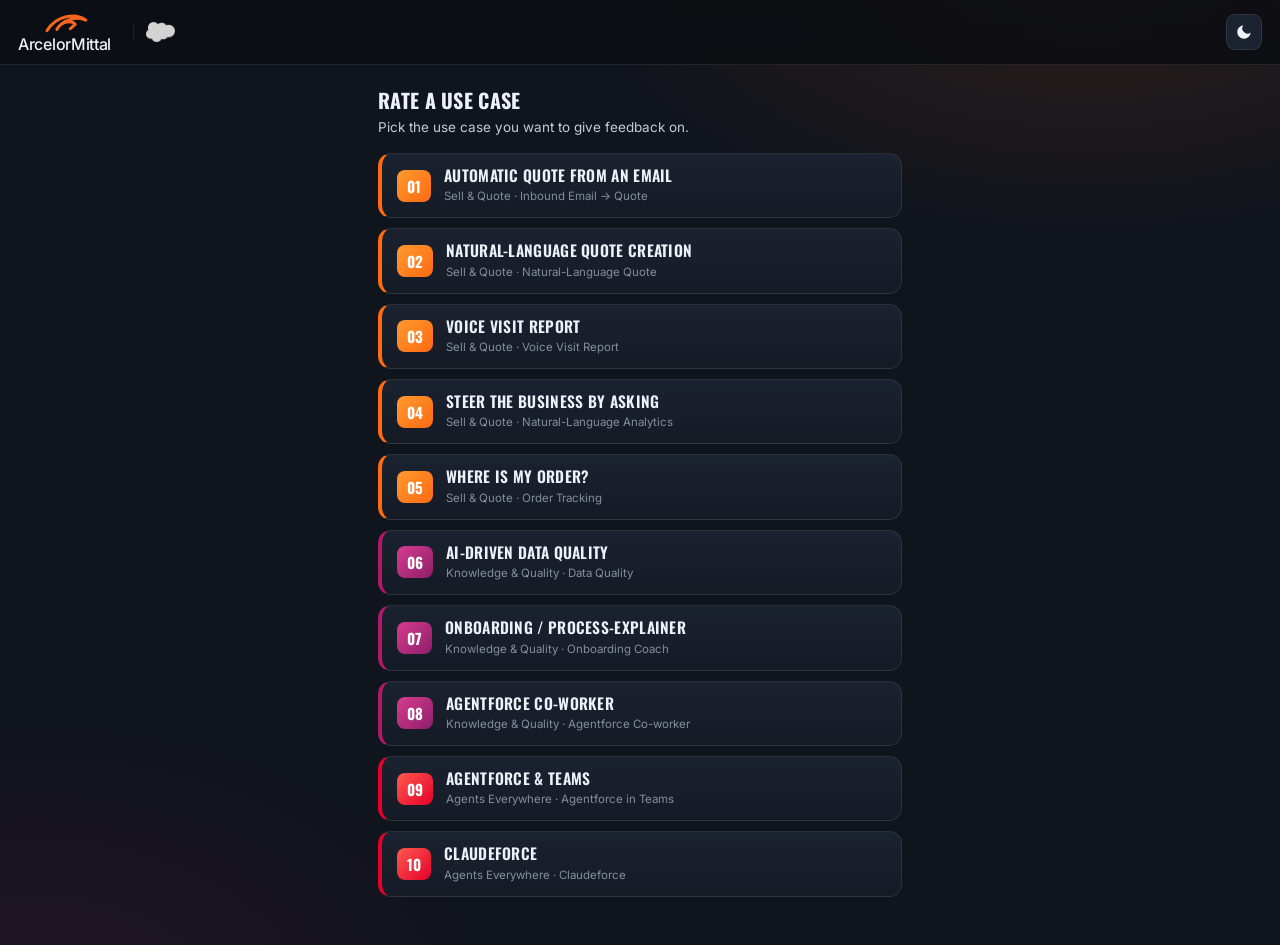
<file: feedback.html>
<!DOCTYPE html>
<html lang="en">
<head>
<meta charset="UTF-8" />
<meta name="viewport" content="width=device-width, initial-scale=1.0, maximum-scale=1.0" />
<title>ArcelorMittal · Use-Case Feedback</title>
<script>try{var t=localStorage.getItem('am-long-sic-theme');if(t==='light')document.documentElement.setAttribute('data-theme','light');}catch(e){}</script>
<link rel="preconnect" href="https://fonts.googleapis.com" />
<link rel="preconnect" href="https://fonts.gstatic.com" crossorigin />
<link href="https://fonts.googleapis.com/css2?family=Oswald:wght@400;500;600;700&family=Inter:wght@400;500;600;700&display=swap" rel="stylesheet" />
<link rel="stylesheet" href="css/styles.css" />
</head>
<body>

<!-- ---------- Top bar ---------- -->
<div class="topbar">
  <a class="brand" href="index.html">
    <div class="brand-logo">
      <svg viewBox="0 0 130 60" xmlns="http://www.w3.org/2000/svg" aria-label="ArcelorMittal">
        <path d="M14 52 C 40 8, 96 0, 124 22 C 100 10, 58 20, 42 48 C 56 24, 84 22, 94 34 L 80 46"
              fill="none" stroke="#f6651e" stroke-width="8.5" stroke-linecap="round" stroke-linejoin="round"/>
      </svg>
      <span class="wordmark">ArcelorMittal</span>
    </div>
    <img class="sf-logo" src="img/salesforce-logo.png" alt="Salesforce" />
  </a>
  <button class="theme-toggle" title="Toggle light / dark" aria-label="Toggle light or dark theme">
    <svg class="ic-moon" viewBox="0 0 24 24" fill="currentColor" aria-hidden="true"><path d="M21 12.8A9 9 0 1 1 11.2 3a7 7 0 0 0 9.8 9.8z"/></svg>
    <svg class="ic-sun" viewBox="0 0 24 24" fill="none" stroke="currentColor" stroke-width="2" stroke-linecap="round" aria-hidden="true"><circle cx="12" cy="12" r="4.2"/><path d="M12 2v2.5M12 19.5V22M4.2 4.2l1.8 1.8M18 18l1.8 1.8M2 12h2.5M19.5 12H22M4.2 19.8l1.8-1.8M18 6l1.8-1.8"/></svg>
  </button>
</div>

<div class="preview-banner" id="previewBanner">
  ⚠️ Local preview mode — answers are saved only in this browser (Firebase not configured yet).
</div>

<div class="wrap">

  <!-- ---------- Use-case picker (shown when no ?uc= is given) ---------- -->
  <div class="picker" id="picker" style="display:none">
    <h2>Rate a use case</h2>
    <p class="sub">Pick the use case you want to give feedback on.</p>
    <div class="pick-list" id="pickList"></div>
  </div>

  <!-- ---------- Feedback form ---------- -->
  <div id="formWrap" style="display:none">
    <div class="uc-head">
      <div class="uc-eyebrow">
        <span class="uc-num" id="ucNum">UC00</span>
        <span class="uc-chip" id="ucChip">Theme</span>
      </div>
      <h1 id="ucTitle">Use case</h1>
      <p id="ucLead"></p>
    </div>

    <form class="form" id="form">
      <!-- Business Value -->
      <div class="section">
        <div class="q">Business value for you <span class="req">*</span></div>
        <div class="hint">If you had this, how valuable would it be?</div>
        <div class="scale" data-scale="value" role="radiogroup" aria-label="Business value">
          <button type="button" value="1">1</button>
          <button type="button" value="2">2</button>
          <button type="button" value="3">3</button>
          <button type="button" value="4">4</button>
          <button type="button" value="5">5</button>
        </div>
        <div class="scale-ends"><span>Low value</span><span>High value</span></div>
      </div>

      <!-- Current Effort -->
      <div class="section">
        <div class="q">Effort today <span class="req">*</span></div>
        <div class="hint">How much effort does doing this take <b>today</b>, without the use case?</div>
        <div class="scale" data-scale="effort" role="radiogroup" aria-label="Current effort today">
          <button type="button" value="1">1</button>
          <button type="button" value="2">2</button>
          <button type="button" value="3">3</button>
          <button type="button" value="4">4</button>
          <button type="button" value="5">5</button>
        </div>
        <div class="scale-ends"><span>Little effort</span><span>A lot of effort</span></div>
      </div>

      <!-- Data needed -->
      <div class="section">
        <div class="q">Data needed</div>
        <div class="hint">What data do you think this needs? Tap all that apply — add your own below.</div>
        <div class="chips" data-chips="data"></div>
        <div class="add-row">
          <input type="text" data-add="data" placeholder="Add your own data…" />
          <button type="button" class="btn-add" data-addbtn="data">+ Add</button>
        </div>
      </div>

      <!-- Channels -->
      <div class="section">
        <div class="q">Where do you want it?</div>
        <div class="hint">Which channels should it be available on? Tap all that apply — add your own below.</div>
        <div class="chips" data-chips="channels"></div>
        <div class="add-row">
          <input type="text" data-add="channels" placeholder="Add your own channel…" />
          <button type="button" class="btn-add" data-addbtn="channels">+ Add</button>
        </div>
      </div>

      <!-- Actions -->
      <div class="section">
        <div class="q">What should it do?</div>
        <div class="hint">What actions should the use case take? Tap all that apply — add your own below.</div>
        <div class="chips" data-chips="actions"></div>
        <div class="add-row">
          <input type="text" data-add="actions" placeholder="Add your own action…" />
          <button type="button" class="btn-add" data-addbtn="actions">+ Add</button>
        </div>
      </div>

      <div class="submit-bar">
        <button type="submit" class="btn-submit" id="submitBtn" disabled>Send feedback</button>
        <div class="note">
          <span class="anon">Fully anonymous</span> — we never ask your name.
          Pick a value &amp; effort rating to send.
        </div>
      </div>
    </form>

    <!-- Thank-you -->
    <div class="thanks" id="thanks">
      <div class="big">🙌</div>
      <h2>Thanks!</h2>
      <p id="thanksMsg">Your feedback was captured anonymously.</p>
      <div class="actions">
        <a class="primary" href="index.html">Rate another use case</a>
        <button type="button" id="editBtn">Change my answer</button>
      </div>
    </div>
  </div>

</div>

<script type="module">
  import { USE_CASES, THEMES, getUseCase, DATA_OPTIONS, CHANNEL_OPTIONS, ACTION_OPTIONS } from "./js/usecases.js";
  import { saveResponse, getMyResponse, isConfigured } from "./js/db.js";

  // Local-preview banner
  if (!isConfigured) document.getElementById('previewBanner').classList.add('show');

  const params = new URLSearchParams(location.search);
  const uc = getUseCase(params.get('uc'));

  const CHIP_SETS = { data: DATA_OPTIONS, channels: CHANNEL_OPTIONS, actions: ACTION_OPTIONS };

  if (!uc) {
    // ---------- No/invalid ?uc= → show the picker ----------
    document.getElementById('picker').style.display = 'block';
    const list = document.getElementById('pickList');
    list.innerHTML = USE_CASES.map(u => {
      const t = THEMES[u.act];
      return `<a class="pick" href="feedback.html?uc=${u.id}" style="--pa:${t.solid};--pg:${t.grad}">
        <span class="pn">${u.id.replace('UC','')}</span>
        <span class="pt"><h3>${u.title}</h3><span>${t.label} · ${u.tag}</span></span>
      </a>`;
    }).join('');
  } else {
    // ---------- Render the form for this use case ----------
    const t = THEMES[uc.act];
    document.documentElement.style.setProperty('--acc', t.solid);
    document.documentElement.style.setProperty('--acc-grad', t.grad);
    document.getElementById('formWrap').style.display = 'block';
    document.getElementById('ucNum').textContent = uc.id;
    document.getElementById('ucChip').textContent = t.label;
    document.getElementById('ucTitle').textContent = uc.title;
    document.getElementById('ucLead').textContent = uc.lead || '';
    document.title = `${uc.id} feedback · ArcelorMittal`;

    // --- selection state (chip fields are ordered Sets of labels) ---
    const state = { value: null, effort: null, data: new Set(), channels: new Set(), actions: new Set() };

    const submitBtn = document.getElementById('submitBtn');
    function refreshSubmit() { submitBtn.disabled = !(state.value && state.effort); }

    const esc = (s) => String(s).replace(/&/g,'&amp;').replace(/</g,'&lt;').replace(/>/g,'&gt;').replace(/"/g,'&quot;');

    // Add (or toggle on) a chip for a field. `custom` chips get a × remove affordance.
    function addChip(field, label, { custom = false, selected = true } = {}) {
      const val = String(label).trim();
      if (!val) return;
      const host = document.querySelector(`.chips[data-chips="${field}"]`);
      // already present? just toggle selection on
      const existing = [...host.querySelectorAll('.chip')].find(c => c.dataset.val.toLowerCase() === val.toLowerCase());
      if (existing) { if (selected) { existing.classList.add('sel'); state[field].add(existing.dataset.val); } return; }
      const chip = document.createElement('button');
      chip.type = 'button';
      chip.className = 'chip' + (selected ? ' sel' : '') + (custom ? ' custom' : '');
      chip.dataset.val = val;
      chip.innerHTML = esc(val) + (custom ? ' <span class="x" aria-label="remove">×</span>' : '');
      host.appendChild(chip);
      if (selected) state[field].add(val);
    }

    // Build the built-in chip groups
    for (const key of Object.keys(CHIP_SETS)) {
      CHIP_SETS[key].forEach(label => addChip(key, label, { custom: false, selected: false }));
    }

    // scales
    document.querySelectorAll('.scale').forEach(scale => {
      const field = scale.dataset.scale;
      scale.querySelectorAll('button').forEach(btn => {
        btn.addEventListener('click', () => {
          scale.querySelectorAll('button').forEach(b => b.classList.remove('sel'));
          btn.classList.add('sel');
          state[field] = parseInt(btn.value, 10);
          refreshSubmit();
        });
      });
    });

    // chip clicks (toggle select; × removes a custom chip entirely) — delegated
    document.querySelectorAll('.chips').forEach(group => {
      const field = group.dataset.chips;
      group.addEventListener('click', (e) => {
        const chip = e.target.closest('.chip');
        if (!chip) return;
        const v = chip.dataset.val;
        if (e.target.classList.contains('x')) {        // remove a custom chip
          state[field].delete(v); chip.remove(); return;
        }
        if (state[field].has(v)) { state[field].delete(v); chip.classList.remove('sel'); }
        else { state[field].add(v); chip.classList.add('sel'); }
      });
    });

    // "Add your own" — type + Enter, or the + button
    function commitAdd(field) {
      const inp = document.querySelector(`input[data-add="${field}"]`);
      const raw = (inp.value || '').trim();
      if (!raw) return;
      // allow a comma-separated burst too
      raw.split(',').map(s => s.trim()).filter(Boolean).forEach(s => addChip(field, s, { custom: true, selected: true }));
      inp.value = '';
      inp.focus();
    }
    document.querySelectorAll('input[data-add]').forEach(inp => {
      inp.addEventListener('keydown', (e) => {
        if (e.key === 'Enter') { e.preventDefault(); commitAdd(inp.dataset.add); }
      });
    });
    document.querySelectorAll('.btn-add').forEach(btn => {
      btn.addEventListener('click', () => commitAdd(btn.dataset.addbtn));
    });

    // pre-fill if this browser already answered this use case
    getMyResponse(uc.id).then(prev => {
      if (!prev) return;
      if (prev.value) { const b = document.querySelector(`.scale[data-scale="value"] button[value="${prev.value}"]`); if (b) b.click(); }
      if (prev.effort) { const b = document.querySelector(`.scale[data-scale="effort"] button[value="${prev.effort}"]`); if (b) b.click(); }
      for (const key of ['data','channels','actions']) {
        (prev[key] || []).forEach(val => {
          const known = CHIP_SETS[key].some(l => l.toLowerCase() === String(val).toLowerCase());
          addChip(key, val, { custom: !known, selected: true });
        });
      }
    }).catch(()=>{});

    function collect(key) {
      // include any still-unadded text sitting in the input
      commitAdd(key);
      return [...state[key]];
    }

    document.getElementById('form').addEventListener('submit', async (e) => {
      e.preventDefault();
      if (!(state.value && state.effort)) return;
      submitBtn.disabled = true; submitBtn.textContent = 'Sending…';
      const response = {
        value: state.value,
        effort: state.effort,
        data: collect('data'),
        channels: collect('channels'),
        actions: collect('actions'),
      };
      try {
        const mode = await saveResponse(uc.id, response);
        const msg = mode === 'local'
          ? 'Saved in this browser (local preview mode).'
          : 'Your feedback was captured anonymously.';
        document.getElementById('thanksMsg').textContent = msg;
        document.getElementById('form').classList.add('hide');
        document.getElementById('thanks').classList.add('show');
        window.scrollTo(0, 0);
      } catch (err) {
        submitBtn.disabled = false; submitBtn.textContent = 'Send feedback';
        alert('Sorry — could not send. ' + (err && err.message ? err.message : ''));
      }
    });

    document.getElementById('editBtn').addEventListener('click', () => {
      document.getElementById('thanks').classList.remove('show');
      document.getElementById('form').classList.remove('hide');
      submitBtn.disabled = false; submitBtn.textContent = 'Send feedback';
      refreshSubmit();
      window.scrollTo(0, 0);
    });
  }

  // ---- Theme toggle (shared across the SIC site) ----
  document.addEventListener('click', function(e){
    if(!e.target.closest('.theme-toggle')) return;
    var light = document.documentElement.getAttribute('data-theme') === 'light';
    if(light){ document.documentElement.removeAttribute('data-theme'); }
    else { document.documentElement.setAttribute('data-theme','light'); }
    try{ localStorage.setItem('am-long-sic-theme', light ? 'dark' : 'light'); }catch(e){}
  });
</script>
</body>
</html>
</file>
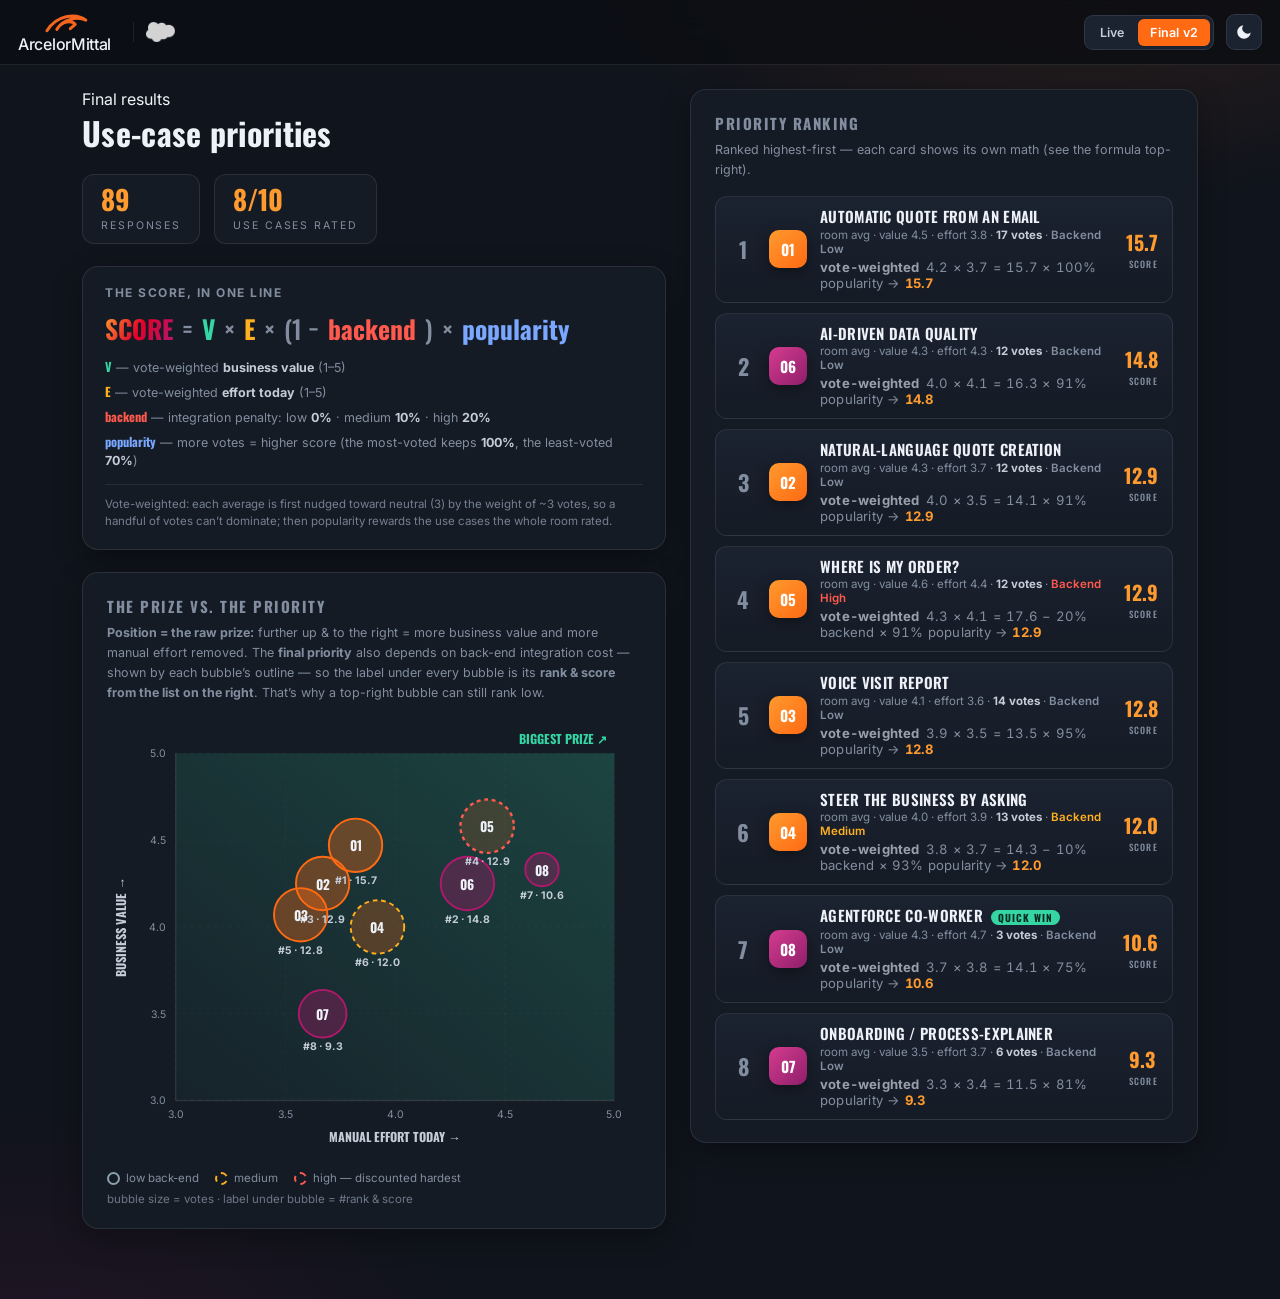
<file: results-v2.html>
<!DOCTYPE html>
<html lang="en">
<head>
<meta charset="UTF-8" />
<meta name="viewport" content="width=device-width, initial-scale=1.0" />
<title>ArcelorMittal · Use-Case Priorities · v2 (local)</title>
<script>try{var t=localStorage.getItem('am-long-sic-theme');if(t==='light')document.documentElement.setAttribute('data-theme','light');}catch(e){}</script>
<link rel="preconnect" href="https://fonts.googleapis.com" />
<link rel="preconnect" href="https://fonts.gstatic.com" crossorigin />
<link href="https://fonts.googleapis.com/css2?family=Oswald:wght@400;500;600;700&family=Inter:wght@400;500;600;700&display=swap" rel="stylesheet" />
<link rel="stylesheet" href="css/styles.css" />
<style>
  /* v2-only badge colours for the back-end dependency tag in the priority list */
  .prio .pbody .meta .backend { font-weight: 600; text-transform: capitalize; }
  .prio .pbody .meta .backend.low    { color: var(--mist); }
  .prio .pbody .meta .backend.medium { color: #ffb020; }
  .prio .pbody .meta .backend.high   { color: #ff5a4d; }
  .prio .pbody .meta b { color: var(--ink-soft); font-weight: 700; }
  /* v2: per-card score breakdown so the number is traceable */
  .prio .pbody .meta.calc { margin-top: 3px; font-size: 0.82em; color: var(--mist); font-variant-numeric: tabular-nums; letter-spacing: .2px; }
  .prio .pbody .meta.calc b { color: var(--molten-2); font-weight: 700; }
  .prio .pbody .meta.calc .lbl { color: var(--ink-soft); font-weight: 700; opacity: 0.75; margin-right: 2px; }
  /* v2: plain-language "how the score works" explainer */
  .how { background: var(--panel-2, rgba(255,255,255,0.03)); border: 1px solid var(--line); border-radius: 10px; padding: 12px 14px; margin: 2px 0 14px; }
  .how b { color: var(--ink-soft); }
  .how ol { margin: 8px 0 0; padding-left: 20px; }
  .how li { margin: 5px 0; color: var(--mist); line-height: 1.45; }
  .how li b { color: var(--ink); }
  .how .final { margin-top: 9px; color: var(--ink-soft); font-weight: 700; }
  /* v2: scoring-formula card — header shares the content grid so the box
     sits exactly above the Priority panel (same width + right edge) */
  .main-grid { display: grid; grid-template-columns: minmax(0, 1.15fr) minmax(0, 1fr); gap: 24px; align-items: start; }
  .col-left { display: flex; flex-direction: column; gap: 22px; min-width: 0; }
  .col-right { min-width: 0; }
  .res-head-left { min-width: 0; }
  .res-head-left .res-stats { margin: 18px 0 0; }
  .formula-box { min-width: 0; background: var(--steel-2); border: 1px solid var(--line); border-radius: 16px; padding: 18px 22px; box-shadow: 0 10px 30px rgba(0,0,0,0.3); }
  .formula-box .fb-h { font-size: 12px; letter-spacing: 1.5px; text-transform: uppercase; color: var(--mist); font-weight: 700; margin-bottom: 14px; }
  .formula-box .fb-eq { font-family: 'Oswald', sans-serif; font-weight: 700; font-size: 1.6rem; line-height: 1.1; color: var(--ink-soft); display: flex; align-items: baseline; flex-wrap: wrap; gap: 4px 9px; }
  .formula-box .fb-eq .op, .formula-box .fb-eq .paren { color: var(--mist); font-weight: 500; }
  .formula-box .fb-eq .score-k { background: var(--grad); -webkit-background-clip: text; background-clip: text; -webkit-text-fill-color: transparent; }
  .formula-box .v { color: #35d6a4; }
  .formula-box .e { color: #ffb020; }
  .formula-box .b { color: #ff5a4d; }
  .formula-box .p { color: #7aa7ff; }
  .formula-box .fb-legend { list-style: none; margin: 16px 0 0; padding: 0; }
  .formula-box .fb-legend li { font-size: 12.5px; color: var(--mist); line-height: 1.5; margin: 5px 0; overflow-wrap: anywhere; }
  .formula-box .fb-legend li b { color: var(--ink-soft); }
  .formula-box .fb-legend .v, .formula-box .fb-legend .e, .formula-box .fb-legend .b, .formula-box .fb-legend .p { font-family: 'Oswald', sans-serif; font-weight: 700; }
  .formula-box .fb-note { margin-top: 13px; padding-top: 11px; border-top: 1px solid var(--line); font-size: 11.5px; color: var(--mist); opacity: 0.88; line-height: 1.5; }
  @media (max-width: 860px) {
    .main-grid { grid-template-columns: 1fr; }
  }
  /* v2: heat map must fill the panel width, with the legend stacked UNDER it */
  #heatHost { display: flex; flex-direction: column; align-items: stretch; }
  #heatHost svg { width: 100%; height: auto; display: block; }
  /* v2: "Quick win" badge on the priority card */
  .prio .pbody h3 .qw { display: inline-block; margin-left: 8px; vertical-align: middle; font-family: 'Oswald', sans-serif; font-size: 10px; letter-spacing: 1px; text-transform: uppercase; font-weight: 700; color: #06281e; background: #35d6a4; padding: 2px 7px; border-radius: 999px; }
  /* v2: heat-map back-end-dependency legend (links bubble outline → score discount) */
  .hm-legend { display: flex; flex-wrap: wrap; gap: 7px 16px; margin-top: 14px; font-size: 11.5px; color: var(--mist); }
  .hm-legend .k { display: inline-flex; align-items: center; gap: 6px; }
  .hm-legend .dot { width: 13px; height: 13px; border-radius: 50%; box-sizing: border-box; }
  .hm-legend .dot.low { border: 2px solid #8aa0ad; }
  .hm-legend .dot.medium { border: 2px dashed #ffb020; }
  .hm-legend .dot.high { border: 2px dashed #ff5a4d; }
  .hm-legend .sz { opacity: 0.8; }
</style>
</head>
<body>

<!-- ---------- Top bar ---------- -->
<div class="topbar">
  <a class="brand" href="results-v2.html">
    <div class="brand-logo">
      <svg viewBox="0 0 130 60" xmlns="http://www.w3.org/2000/svg" aria-label="ArcelorMittal">
        <path d="M14 52 C 40 8, 96 0, 124 22 C 100 10, 58 20, 42 48 C 56 24, 84 22, 94 34 L 80 46"
              fill="none" stroke="#f6651e" stroke-width="8.5" stroke-linecap="round" stroke-linejoin="round"/>
      </svg>
      <span class="wordmark">ArcelorMittal</span>
    </div>
    <img class="sf-logo" src="img/salesforce-logo.png" alt="Salesforce" />
  </a>
  <div class="topbar-right">
    <nav class="ver-switch" aria-label="Results version">
      <a href="results.html">Live</a>
      <a href="results-v2.html" class="active" aria-current="page">Final v2</a>
    </nav>
    <button class="theme-toggle" title="Toggle light / dark" aria-label="Toggle light or dark theme">
      <svg class="ic-moon" viewBox="0 0 24 24" fill="currentColor" aria-hidden="true"><path d="M21 12.8A9 9 0 1 1 11.2 3a7 7 0 0 0 9.8 9.8z"/></svg>
      <svg class="ic-sun" viewBox="0 0 24 24" fill="none" stroke="currentColor" stroke-width="2" stroke-linecap="round" aria-hidden="true"><circle cx="12" cy="12" r="4.2"/><path d="M12 2v2.5M12 19.5V22M4.2 4.2l1.8 1.8M18 18l1.8 1.8M2 12h2.5M19.5 12H22M4.2 19.8l1.8-1.8M18 6l1.8-1.8"/></svg>
    </button>
  </div>
</div>

<div class="results-wrap">
  <div class="main-grid">
    <div class="col-left">
    <div class="res-head-left">
      <div class="eyebrow">Final results</div>
      <h1>Use-case <span class="accent">priorities</span></h1>
      <div class="res-stats" id="stats"></div>
    </div>

    <!-- The scoring formula, in one line -->
    <div class="formula-box">
      <div class="fb-h">The score, in one line</div>
      <div class="fb-eq">
        <span class="score-k">SCORE</span><span class="op">=</span><span class="v">V</span><span class="op">×</span><span class="e">E</span><span class="op">×</span><span class="paren">(1 −</span><span class="b">backend</span><span class="paren">)</span><span class="op">×</span><span class="p">popularity</span>
      </div>
      <ul class="fb-legend">
        <li><span class="v">V</span> — vote-weighted <b>business value</b> (1&ndash;5)</li>
        <li><span class="e">E</span> — vote-weighted <b>effort today</b> (1&ndash;5)</li>
        <li><span class="b">backend</span> — integration penalty: low <b>0%</b> · medium <b>10%</b> · high <b>20%</b></li>
        <li><span class="p">popularity</span> — more votes = higher score (the most-voted keeps <b>100%</b>, the least-voted <b>70%</b>)</li>
      </ul>
      <div class="fb-note">Vote-weighted: each average is first nudged toward neutral (3) by the weight of ~3 votes, so a handful of votes can&rsquo;t dominate; then popularity rewards the use cases the whole room rated.</div>
    </div>

    <!-- Heat map -->
    <div class="card-panel">
      <h2>The prize <span class="accent">vs. the priority</span></h2>
      <div class="sub">
        <b>Position = the raw prize:</b> further up &amp; to the right = more business value and more manual effort removed. The <b>final priority</b> also depends on back-end integration cost &mdash; shown by each bubble&rsquo;s outline &mdash; so the label under every bubble is its <b>rank &amp; score from the list on the right</b>. That&rsquo;s why a top-right bubble can still rank low.
      </div>
      <div id="heatHost"><div class="hm-empty" id="hmEmpty">No responses.</div></div>
    </div>
    </div><!-- /col-left -->

    <div class="col-right">
    <!-- Priority list -->
    <div class="card-panel">
      <h2>Priority ranking</h2>
      <div class="sub">Ranked highest-first &mdash; each card shows its own math (see the formula top-right).</div>
      <div class="prio-list" id="prioList"></div>
    </div>
    </div><!-- /col-right -->
  </div>
</div>

<script type="module">
  import { USE_CASES, THEMES } from "./js/usecases.js";

  // ---- Embedded meeting snapshot (from sic-use-case-feedback export, 8 Oct 2026) ----
  // Per use case: number of responses + average value / effort (1–5).
  const DATA = {
    UC01: { n: 17, avgV: 4.47, avgE: 3.82 },
    UC02: { n: 12, avgV: 4.25, avgE: 3.67 },
    UC03: { n: 14, avgV: 4.07, avgE: 3.57 },
    UC04: { n: 13, avgV: 4.00, avgE: 3.92 },
    UC05: { n: 12, avgV: 4.58, avgE: 4.42 },
    UC06: { n: 12, avgV: 4.25, avgE: 4.33 },
    UC07: { n:  6, avgV: 3.50, avgE: 3.67 },
    UC08: { n:  3, avgV: 4.33, avgE: 4.67 },
    UC09: { n:  0 },
    UC10: { n:  0 },
  };

  // Rebuild per-use-case responses from the snapshot so the original render
  // functions below work unchanged (each response carries the use case's averages).
  function snapshotMap() {
    const map = {};
    USE_CASES.forEach(uc => {
      const d = DATA[uc.id] || { n: 0 };
      map[uc.id] = Array.from({ length: d.n || 0 }, () => ({ value: d.avgV, effort: d.avgE }));
    });
    return map;
  }

  // ====== scoring ======
  const MIDPOINT = 3, PRIOR_K = 3;
  const DEP_DISCOUNT = { low: 0, medium: 0.1, high: 0.2 };
  // Popularity: the most-voted use case keeps 100% of its score; the least-voted
  // keeps POP_FLOOR. So the more people rated it, the higher it ranks.
  const POP_FLOOR = 0.7;
  let MAX_VOTES = 1;
  const popFactor = (count) => POP_FLOOR + (1 - POP_FLOOR) * (MAX_VOTES ? Math.min(1, count / MAX_VOTES) : 0);
  const avg = (arr) => arr.length ? arr.reduce((a, b) => a + b, 0) / arr.length : 0;
  const shrink = (sum, k) => (sum + PRIOR_K * MIDPOINT) / (k + PRIOR_K);
  const esc = (s) => String(s).replace(/&/g,'&amp;').replace(/</g,'&lt;').replace(/>/g,'&gt;');
  const QUICK_WINS = new Set(['UC08']); // Agentforce Co-worker

  function summarise(responses, uc) {
    const vals = responses.map(r => r.value).filter(Boolean);
    const effs = responses.map(r => r.effort).filter(Boolean);
    const count = responses.length;
    const avgV = avg(vals), avgE = avg(effs);
    const adjV = shrink(vals.reduce((a, b) => a + b, 0), vals.length);
    const adjE = shrink(effs.reduce((a, b) => a + b, 0), effs.length);
    const demand = adjV * adjE;
    const dep = (uc && uc.dep) || 'low';
    const depDiscount = DEP_DISCOUNT[dep] ?? 0;
    const pop = popFactor(count);
    const score = (vals.length && effs.length) ? demand * (1 - depDiscount) * pop : 0;
    return { count, avgV, avgE, adjV, adjE, demand, dep, depDiscount, pop, score };
  }

  // ====== render ======
  function render(map) {
    const rows = USE_CASES.map(uc => ({ uc, resp: map[uc.id] || [] }));
    const totalResponses = rows.reduce((n, r) => n + r.resp.length, 0);
    const ucsWith = rows.filter(r => r.resp.length).length;
    MAX_VOTES = Math.max(1, ...rows.map(r => r.resp.length)); // popularity baseline

    document.getElementById('stats').innerHTML = `
      <div class="res-stat"><div class="n">${totalResponses}</div><div class="l">Responses</div></div>
      <div class="res-stat"><div class="n">${ucsWith}/${USE_CASES.length}</div><div class="l">Use cases rated</div></div>`;

    renderHeatmap(rows);
    renderPriority(rows);
  }

  function renderHeatmap(rows) {
    const host = document.getElementById('heatHost');
    const rated = rows.filter(r => r.resp.length && summarise(r.resp, r.uc).count);
    if (!rated.length) { host.innerHTML = '<div class="hm-empty">No responses.</div>'; return; }

    // ---- Zoomed into the "Do First" corner: axes auto-fit the data (with padding)
    //      so the bubbles fill the plot instead of hugging one edge ----
    const stats = rated.map(r => summarise(r.resp, r.uc));
    const clamp = (x, lo, hi) => Math.max(lo, Math.min(hi, x));
    // round to a 0.25 grid, pad each side, keep inside 1..5 and a sensible min span
    const fit = (lo, hi) => {
      const pad = Math.max(0.3, (hi - lo) * 0.3);
      let a = Math.max(1, Math.floor((lo - pad) * 4) / 4);
      let b = Math.min(5, Math.ceil((hi + pad) * 4) / 4);
      if (b - a < 1) { const mid = (a + b) / 2; a = Math.max(1, mid - 0.5); b = Math.min(5, mid + 0.5); }
      return [a, b];
    };
    const [eLo, eHi] = fit(Math.min(...stats.map(s => s.avgE)), Math.max(...stats.map(s => s.avgE)));
    const [vLo, vHi] = fit(Math.min(...stats.map(s => s.avgV)), Math.max(...stats.map(s => s.avgV)));
    const mkTicks = (lo, hi) => { const step = (hi - lo) <= 1.6 ? 0.25 : 0.5, out = []; for (let x = lo; x <= hi + 1e-9; x += step) out.push(Math.round(x * 100) / 100); return out; };

    const W = 560, H = 460, m = { l: 72, r: 28, t: 36, b: 60 };
    const px = (e) => m.l + (clamp(e, eLo, eHi) - eLo) / (eHi - eLo) * (W - m.l - m.r);
    const py = (v) => (H - m.b) - (clamp(v, vLo, vHi) - vLo) / (vHi - vLo) * (H - m.t - m.b);
    const t = (act) => THEMES[act].solid;

    // gridlines + numeric tick labels so people can read each bubble's position
    let grid = '';
    mkTicks(eLo, eHi).forEach(tk => {
      const x = px(tk);
      grid += `<line x1="${x.toFixed(1)}" y1="${m.t}" x2="${x.toFixed(1)}" y2="${H-m.b}" stroke="var(--line)" stroke-width="1" stroke-dasharray="3 5" opacity="0.45"/>`;
      grid += `<text x="${x.toFixed(1)}" y="${H-m.b+18}" text-anchor="middle" font-family="Inter, sans-serif" font-size="11" fill="var(--mist)">${tk.toFixed(2).replace(/0$/,'')}</text>`;
    });
    mkTicks(vLo, vHi).forEach(tk => {
      const y = py(tk);
      grid += `<line x1="${m.l}" y1="${y.toFixed(1)}" x2="${W-m.r}" y2="${y.toFixed(1)}" stroke="var(--line)" stroke-width="1" stroke-dasharray="3 5" opacity="0.45"/>`;
      grid += `<text x="${m.l-10}" y="${(y+4).toFixed(1)}" text-anchor="end" font-family="Inter, sans-serif" font-size="11" fill="var(--mist)">${tk.toFixed(2).replace(/0$/,'')}</text>`;
    });

    // rank + final score per use case, computed exactly like the priority list,
    // so each bubble is labelled with its position in that list
    const rankMap = {};
    rated.map(r => ({ id: r.uc.id, s: summarise(r.resp, r.uc) }))
         .sort((a, b) => b.s.score - a.s.score)
         .forEach((x, i) => { rankMap[x.id] = { rank: i + 1, score: x.s.score }; });

    // bubble outline encodes back-end integration cost (the discount in the score)
    const DEP_STYLE = {
      low:    { op: 0.34, w: 2,   dash: '',    stroke: null },
      medium: { op: 0.26, w: 2,   dash: '5 4', stroke: '#ffb020' },
      high:   { op: 0.16, w: 2.5, dash: '4 4', stroke: '#ff5a4d' },
    };

    let bubbles = '', labels = '';
    rated.forEach(r => {
      const s = summarise(r.resp, r.uc);
      const cx = px(s.avgE), cy = py(s.avgV);
      const rad = 10 + Math.min(18, s.count * 2.5);
      const col = t(r.uc.act);
      const ds = DEP_STYLE[r.uc.dep] || DEP_STYLE.low;
      const stroke = ds.stroke || col;
      const info = rankMap[r.uc.id] || { rank: '', score: 0 };
      bubbles += `<circle cx="${cx.toFixed(1)}" cy="${cy.toFixed(1)}" r="${rad}" fill="${col}" fill-opacity="${ds.op}" stroke="${stroke}" stroke-width="${ds.w}"${ds.dash ? ` stroke-dasharray="${ds.dash}"` : ''}/>`;
      labels += `<text x="${cx.toFixed(1)}" y="${cy.toFixed(1)}" text-anchor="middle" dominant-baseline="central" font-family="Oswald, sans-serif" font-weight="700" font-size="14" fill="var(--ink)">${r.uc.id.replace('UC','')}</text>`;
      labels += `<text x="${cx.toFixed(1)}" y="${(cy + rad + 13).toFixed(1)}" text-anchor="middle" font-family="Inter, sans-serif" font-weight="700" font-size="11" fill="var(--ink-soft)">#${info.rank} · ${info.score.toFixed(1)}</text>`;
    });

    host.innerHTML = `
      <svg id="heatmap" viewBox="0 0 ${W} ${H}" xmlns="http://www.w3.org/2000/svg">
        <defs>
          <linearGradient id="doFirstZone" x1="0" y1="1" x2="1" y2="0">
            <stop offset="0" stop-color="#35d6a4" stop-opacity="0.04"/>
            <stop offset="1" stop-color="#35d6a4" stop-opacity="0.22"/>
          </linearGradient>
        </defs>
        <rect x="${m.l}" y="${m.t}" width="${W-m.r-m.l}" height="${H-m.b-m.t}" fill="url(#doFirstZone)"/>
        ${grid}
        <line x1="${m.l}" y1="${m.t}" x2="${m.l}" y2="${H-m.b}" stroke="var(--line)" stroke-width="1.5"/>
        <line x1="${m.l}" y1="${H-m.b}" x2="${W-m.r}" y2="${H-m.b}" stroke="var(--line)" stroke-width="1.5"/>
        <text x="${W-m.r-8}" y="${m.t-10}" text-anchor="end" font-family="Oswald, sans-serif" font-size="13" font-weight="700" fill="#35d6a4">BIGGEST PRIZE  ↗</text>
        <text x="${(m.l+W-m.r)/2}" y="${H-16}" text-anchor="middle" font-family="Oswald" font-size="13" font-weight="700" fill="var(--ink-soft)">MANUAL EFFORT TODAY  →</text>
        <text x="20" y="${(m.t+H-m.b)/2}" text-anchor="middle" font-family="Oswald" font-size="13" font-weight="700" fill="var(--ink-soft)" transform="rotate(-90 20 ${(m.t+H-m.b)/2})">BUSINESS VALUE  →</text>
        ${bubbles}
        ${labels}
      </svg>
      <div class="hm-legend">
        <span class="k"><span class="dot low"></span>low back-end</span>
        <span class="k"><span class="dot medium"></span>medium</span>
        <span class="k"><span class="dot high"></span>high &mdash; discounted hardest</span>
        <span class="k sz">bubble size = votes · label under bubble = #rank &amp; score</span>
      </div>`;
  }

  function renderPriority(rows) {
    const ranked = rows
      .map(r => ({ uc: r.uc, s: summarise(r.resp, r.uc) }))
      .filter(x => x.s.count)
      .sort((a, b) => b.s.score - a.s.score);

    const host = document.getElementById('prioList');
    if (!ranked.length) { host.innerHTML = '<div class="hm-empty">No responses yet.</div>'; return; }
    host.innerHTML = ranked.map((x, i) => {
      const s = x.s;
      const backend = ` · <span class="backend ${s.dep}">backend ${s.dep}</span>`;
      const pct = Math.round(s.depDiscount * 100);
      const discount = pct ? ` − ${pct}% backend` : '';
      const popPct = Math.round(s.pop * 100);
      // show the actual, vote-weighted numbers that produced the score
      const calc = `<span class="lbl">vote-weighted</span> ${s.adjV.toFixed(1)} × ${s.adjE.toFixed(1)} = ${s.demand.toFixed(1)}${discount} × ${popPct}% popularity → <b>${s.score.toFixed(1)}</b>`;
      return `
      <div class="prio">
        <div class="rank">${i + 1}</div>
        <div class="snum" style="background:${THEMES[x.uc.act].grad}">${x.uc.id.replace('UC','')}</div>
        <div class="pbody">
          <h3>${esc(x.uc.title)}${QUICK_WINS.has(x.uc.id) ? '<span class="qw">Quick win</span>' : ''}</h3>
          <div class="meta">room avg · value ${s.avgV.toFixed(1)} · effort ${s.avgE.toFixed(1)} · <b>${s.count} vote${s.count === 1 ? '' : 's'}</b>${backend}</div>
          <div class="meta calc" title="raw room averages are pulled toward neutral by the vote weight, then multiplied and discounted for back-end cost">${calc}</div>
        </div>
        <div class="score">${s.score.toFixed(1)}<small>SCORE</small></div>
      </div>`;
    }).join('');
  }

  render(snapshotMap());

  // ---- Theme toggle (shared) ----
  document.addEventListener('click', function (e) {
    if (!e.target.closest('.theme-toggle')) return;
    var light = document.documentElement.getAttribute('data-theme') === 'light';
    if (light) { document.documentElement.removeAttribute('data-theme'); }
    else { document.documentElement.setAttribute('data-theme', 'light'); }
    try { localStorage.setItem('am-long-sic-theme', light ? 'dark' : 'light'); } catch (e) {}
  });
</script>
</body>
</html>
</file>
<file: css/styles.css>
/* ===========================================================================
   SIC Use-Case Feedback — shared styling
   Dark steel-mill theme, copied from the SIC use-case map so the whole site
   feels like one. Dark/light toggle shares the localStorage key
   "am-long-sic-theme" with index.html / priorities.html.
   =========================================================================== */

:root {
  --molten:   #ff6a13;  --molten-2: #ff9a2e;
  --ember:    #e4002b;  --ember-2:  #ff5a4d;
  --magenta:  #b0186b;  --magenta-2:#d63c8f;

  --steel-0:  #0b0e13;
  --steel-1:  #10141c;
  --steel-2:  #151b25;
  --steel-3:  #1b2230;
  --line:     rgba(255,255,255,0.09);
  --line-2:   rgba(255,255,255,0.05);

  --ink:      #eef2f8;
  --ink-soft: #c4ccd8;
  --mist:     #828e9f;

  --ok:       #35d6a4;
  --wip:      #ffb020;

  --grad: linear-gradient(120deg, var(--molten-2) 0%, var(--ember) 52%, var(--magenta) 100%);

  --topbar-bg: rgba(11,14,19,0.82);

  /* per-page accent (set by JS from the use-case theme) */
  --acc: var(--molten);
  --acc-grad: var(--grad);
}

html[data-theme="light"] {
  --steel-0: #ffffff;
  --steel-1: #fbfcfe;
  --steel-2: #ffffff;
  --steel-3: #ffffff;
  --line:    #e6e9ee;
  --line-2:  rgba(16,20,28,0.06);
  --ink:      #16202e;
  --ink-soft: #425063;
  --mist:     #6b7789;
  --topbar-bg: rgba(255,255,255,0.9);
}

* { margin: 0; padding: 0; box-sizing: border-box; }
html { scroll-behavior: smooth; }
body {
  font-family: 'Inter', system-ui, sans-serif;
  background:
    radial-gradient(900px 520px at 85% -8%, rgba(255,106,19,0.14), transparent 60%),
    radial-gradient(820px 520px at 2% 108%, rgba(176,24,107,0.12), transparent 58%),
    var(--steel-1);
  color: var(--ink);
  -webkit-font-smoothing: antialiased;
  min-height: 100vh;
}
h1, h2, h3, h4 { font-family: 'Oswald', sans-serif; letter-spacing: 0.3px; }

/* ---------- Top bar ---------- */
.topbar {
  position: sticky; top: 0; z-index: 50;
  display: flex; align-items: center; justify-content: space-between;
  padding: 12px 18px; background: var(--topbar-bg); backdrop-filter: blur(14px);
  border-bottom: 1px solid var(--line);
}
.brand { display: flex; align-items: center; gap: 10px; cursor: pointer; text-decoration: none; }
.brand-logo { display: flex; flex-direction: column; align-items: center; line-height: 1; }
.brand-logo svg { width: 46px; height: 22px; display: block; margin-bottom: 2px; }
.brand-logo .wordmark { font-family: 'Inter', system-ui, sans-serif; font-weight: 500; font-size: 16px; letter-spacing: -0.3px; color: var(--ink); }
.sf-logo { height: 20px; width: auto; display: block; margin-left: 12px; padding-left: 12px; border-left: 1px solid var(--line); filter: brightness(0) invert(1) opacity(0.82); }
html[data-theme="light"] .sf-logo { filter: none; }

.theme-toggle {
  width: 36px; height: 36px; border-radius: 9px; cursor: pointer;
  display: grid; place-items: center;
  background: var(--steel-3); border: 1px solid var(--line); color: var(--ink);
  transition: transform .15s ease, border-color .15s ease, color .15s ease;
}
.theme-toggle:hover { transform: translateY(-1px); border-color: var(--molten); color: var(--molten); }
.theme-toggle svg { width: 18px; height: 18px; }
.theme-toggle .ic-sun { display: none; }
html[data-theme="light"] .theme-toggle .ic-sun  { display: block; }
html[data-theme="light"] .theme-toggle .ic-moon { display: none; }

/* Right-hand controls group + version switch (Live ⇄ Final v2) */
.topbar-right { display: flex; align-items: center; gap: 12px; }
.ver-switch {
  display: inline-flex; gap: 2px; padding: 3px;
  background: var(--steel-3); border: 1px solid var(--line); border-radius: 9px;
}
.ver-switch a {
  font-family: 'Inter', system-ui, sans-serif; font-size: 12.5px; font-weight: 600;
  letter-spacing: .2px; padding: 6px 12px; border-radius: 6px; white-space: nowrap;
  color: var(--ink-soft); text-decoration: none;
  transition: background .15s ease, color .15s ease;
}
.ver-switch a:hover { color: var(--ink); }
.ver-switch a.active { background: var(--molten); color: #fff; }
@media (max-width: 520px) {
  .ver-switch a { padding: 6px 9px; font-size: 11.5px; }
}

/* ---------- Layout ---------- */
.wrap { max-width: 560px; margin: 0 auto; padding: 20px 18px 48px; }

/* ---------- Use-case header ---------- */
.uc-head {
  background: linear-gradient(180deg, var(--steel-3), var(--steel-2));
  border: 1px solid var(--line);
  border-radius: 16px;
  padding: 18px 20px; margin-bottom: 22px;
  box-shadow: 0 10px 30px rgba(0,0,0,0.3);
}
.uc-eyebrow { display: flex; align-items: center; gap: 10px; margin-bottom: 10px; }
.uc-num {
  font-family: 'Oswald'; font-weight: 700; font-size: 14px; color: #fff;
  background: var(--acc-grad); padding: 4px 10px; border-radius: 8px;
}
.uc-chip {
  font-size: 10.5px; font-weight: 700; letter-spacing: .6px; text-transform: uppercase;
  color: var(--acc); border: 1px solid currentColor; padding: 3px 9px; border-radius: 999px;
}
.uc-head h1 { font-size: 24px; font-weight: 700; line-height: 1.08; text-transform: uppercase; color: var(--ink); }
.uc-head p { margin-top: 8px; color: var(--ink-soft); font-size: 14px; line-height: 1.5; }

/* ---------- Form sections ---------- */
.section { margin-bottom: 26px; }
.section > .q {
  display: flex; align-items: baseline; gap: 8px; flex-wrap: wrap;
  font-family: 'Oswald'; font-size: 16px; font-weight: 600; letter-spacing: .3px;
  text-transform: uppercase; color: var(--ink); margin-bottom: 4px;
}
.section > .q .req { color: var(--acc); font-size: 15px; }
.section > .hint { color: var(--mist); font-size: 12.5px; margin-bottom: 12px; }

/* ---------- Tap scale (1..5) ---------- */
.scale { display: grid; grid-template-columns: repeat(5, 1fr); gap: 8px; }
.scale button {
  font-family: 'Oswald'; font-weight: 700; font-size: 22px; color: var(--ink);
  background: var(--steel-2); border: 1px solid var(--line); border-radius: 13px;
  padding: 16px 0; cursor: pointer; transition: all .12s ease; position: relative;
}
.scale button:hover { border-color: var(--acc); transform: translateY(-1px); }
.scale button.sel {
  background: var(--acc-grad); border-color: transparent; color: #fff;
  box-shadow: 0 8px 20px color-mix(in srgb, var(--acc) 40%, transparent);
}
.scale-ends { display: flex; justify-content: space-between; margin-top: 7px; font-size: 11.5px; color: var(--mist); }

/* ---------- Chips (multi-select) ---------- */
.chips { display: flex; flex-wrap: wrap; gap: 9px; }
.chip {
  font-family: 'Inter'; font-size: 13.5px; font-weight: 600; color: var(--ink-soft);
  background: var(--steel-2); border: 1px solid var(--line); border-radius: 999px;
  padding: 9px 15px; cursor: pointer; transition: all .12s ease; user-select: none;
}
.chip:hover { border-color: var(--acc); color: var(--ink); }
.chip.sel {
  background: color-mix(in srgb, var(--acc) 18%, var(--steel-2));
  border-color: var(--acc); color: var(--ink);
}
.chip.sel::before { content: "✓ "; color: var(--acc); font-weight: 800; }
/* custom (user-added) chip: show a × to remove it */
.chip.custom .x {
  display: inline-block; margin-left: 7px; font-weight: 800; line-height: 1;
  color: var(--acc); opacity: .8; cursor: pointer;
}
.chip.custom .x:hover { opacity: 1; }

/* "Add your own" row under a chip group */
.add-row { margin-top: 11px; display: flex; gap: 8px; }
.add-row input {
  flex: 1 1 auto; font-family: 'Inter'; font-size: 14px; color: var(--ink);
  background: var(--steel-1); border: 1px solid var(--line); border-radius: 10px;
  padding: 11px 13px;
}
.add-row input:focus { outline: none; border-color: var(--acc); }
.btn-add {
  flex: 0 0 auto; font-family: 'Inter'; font-size: 13.5px; font-weight: 700; color: var(--acc);
  background: color-mix(in srgb, var(--acc) 12%, var(--steel-2));
  border: 1px solid color-mix(in srgb, var(--acc) 45%, transparent);
  border-radius: 10px; padding: 0 15px; cursor: pointer; transition: all .12s ease;
}
.btn-add:hover { background: color-mix(in srgb, var(--acc) 20%, var(--steel-2)); transform: translateY(-1px); }

/* ---------- Submit ---------- */
.submit-bar { margin-top: 30px; }
.btn-submit {
  width: 100%; font-family: 'Oswald'; font-size: 18px; font-weight: 700; letter-spacing: .5px;
  text-transform: uppercase; color: #fff; background: var(--acc-grad); border: none;
  border-radius: 14px; padding: 17px 0; cursor: pointer; transition: all .15s ease;
  box-shadow: 0 10px 26px color-mix(in srgb, var(--acc) 38%, transparent);
}
.btn-submit:hover { transform: translateY(-1px); }
.btn-submit:disabled { opacity: .45; cursor: not-allowed; box-shadow: none; transform: none; }

.note { text-align: center; color: var(--mist); font-size: 12px; margin-top: 14px; line-height: 1.5; }
.note .anon { color: var(--ok); font-weight: 700; }

/* ---------- Thank-you / confirmation ---------- */
.thanks { text-align: center; padding: 40px 10px; display: none; }
.thanks.show { display: block; animation: fade .4s ease; }
.form.hide { display: none; }
.thanks .big { font-size: 46px; }
.thanks h2 { font-size: 26px; font-weight: 700; text-transform: uppercase; margin: 10px 0 6px; }
.thanks p { color: var(--ink-soft); font-size: 14.5px; line-height: 1.55; max-width: 360px; margin: 0 auto; }
.thanks .actions { display: flex; flex-direction: column; gap: 10px; margin-top: 24px; }
.thanks .actions a, .thanks .actions button {
  font-family: 'Inter'; font-size: 14px; font-weight: 700; text-decoration: none; cursor: pointer;
  padding: 13px 18px; border-radius: 12px; border: 1px solid var(--line);
  background: var(--steel-2); color: var(--ink); transition: all .15s ease;
}
.thanks .actions .primary { background: var(--acc-grad); border: none; color: #fff; }
.thanks .actions a:hover, .thanks .actions button:hover { transform: translateY(-1px); }

@keyframes fade { from { opacity: 0; transform: translateY(10px); } to { opacity: 1; transform: none; } }

/* ---------- Use-case picker (no ?uc= given) ---------- */
.picker { }
.picker h2 { font-size: 20px; font-weight: 700; text-transform: uppercase; margin-bottom: 4px; }
.picker p.sub { color: var(--ink-soft); font-size: 13.5px; margin-bottom: 18px; }
.pick-list { display: flex; flex-direction: column; gap: 10px; }
.pick {
  display: flex; align-items: center; gap: 13px; text-decoration: none;
  background: linear-gradient(180deg, var(--steel-3), var(--steel-2));
  border: 1px solid var(--line); border-left: 4px solid var(--pa, var(--molten));
  border-radius: 13px; padding: 13px 15px; transition: all .14s ease;
}
.pick:hover { transform: translateY(-1px); box-shadow: 0 8px 20px rgba(0,0,0,0.3); }
.pick .pn { font-family: 'Oswald'; font-weight: 700; font-size: 15px; color: #fff; background: var(--pg, var(--grad)); padding: 5px 10px; border-radius: 8px; flex: 0 0 auto; }
.pick .pt { min-width: 0; }
.pick .pt h3 { font-family: 'Oswald'; font-size: 15.5px; font-weight: 600; text-transform: uppercase; color: var(--ink); line-height: 1.12; }
.pick .pt span { font-size: 11.5px; color: var(--mist); }

/* ---------- Local-preview banner (no Firebase configured) ---------- */
.preview-banner {
  display: none; margin: 0 auto 16px; max-width: 560px;
  font-size: 12.5px; color: var(--wip); background: rgba(255,176,32,0.1);
  border: 1px solid rgba(255,176,32,0.4); border-radius: 10px; padding: 10px 14px;
}
.preview-banner.show { display: block; }

@media (max-width: 400px) {
  .scale button { font-size: 19px; padding: 14px 0; }
  .uc-head h1 { font-size: 21px; }
}

/* ===========================================================================
   Results view (results.html) — projector / big screen
   =========================================================================== */
.results-wrap { max-width: 1180px; margin: 0 auto; padding: 24px 32px 70px; }

.res-head { display: flex; align-items: flex-end; justify-content: space-between; gap: 20px; flex-wrap: wrap; margin-bottom: 10px; }
.res-head .eyebrow { font-size: 12px; letter-spacing: 3px; text-transform: uppercase; color: var(--molten-2); font-weight: 700; }
.res-head h1 { font-size: 34px; font-weight: 700; text-transform: uppercase; line-height: 1; margin-top: 6px; }
.res-head h1 .accent { background: var(--grad); -webkit-background-clip: text; background-clip: text; -webkit-text-fill-color: transparent; }
.res-actions { display: flex; gap: 10px; flex-wrap: wrap; }
.res-actions button {
  font-family: 'Inter'; font-weight: 700; font-size: 13px; cursor: pointer; display: inline-flex; align-items: center; gap: 7px;
  border: 1px solid var(--line); background: var(--steel-3); color: var(--ink);
  padding: 10px 15px; border-radius: 10px; transition: all .15s ease;
}
.res-actions button:hover { transform: translateY(-1px); border-color: var(--molten); color: var(--molten); }
.res-actions button.primary { background: var(--grad); border: none; color: #fff; }
.res-actions button.primary:hover { color: #fff; }

.res-stats { display: flex; gap: 14px; flex-wrap: wrap; margin: 16px 0 26px; }
.res-stat { background: var(--steel-2); border: 1px solid var(--line); border-radius: 12px; padding: 11px 18px; min-width: 110px; }
.res-stat .n { font-family: 'Oswald'; font-weight: 700; font-size: 1.7rem; line-height: 1; color: var(--molten-2); }
.res-stat .l { font-size: .66rem; letter-spacing: .18em; text-transform: uppercase; color: var(--mist); margin-top: 6px; }

.res-grid { display: grid; grid-template-columns: minmax(0, 1.15fr) minmax(0, 1fr); gap: 24px; align-items: stretch; }
/* both result cards share the same height; the heatmap centres in its space */
.res-grid > .card-panel { display: flex; flex-direction: column; }
.res-grid > .card-panel #heatHost { flex: 1 1 auto; display: flex; align-items: center; justify-content: center; }
#heatHost #heatmap { max-height: 100%; }
.card-panel { background: var(--steel-2); border: 1px solid var(--line); border-radius: 16px; padding: 22px 24px; box-shadow: 0 10px 30px rgba(0,0,0,0.3); }
.card-panel > h2 { font-size: 15px; letter-spacing: 1.5px; text-transform: uppercase; color: var(--mist); font-weight: 700; margin-bottom: 6px; }
.card-panel > .sub { font-size: 12.5px; color: var(--mist); margin-bottom: 16px; line-height: 1.6; }

/* Heat map */
#heatmap { width: 100%; height: auto; display: block; }
.hm-empty { text-align: center; color: var(--mist); font-size: 14px; padding: 50px 10px; }

/* Priority list */
.prio-list { display: flex; flex-direction: column; gap: 10px; }
.prio {
  display: flex; align-items: center; gap: 13px;
  background: linear-gradient(180deg, var(--steel-3), var(--steel-2));
  border: 1px solid var(--line); border-radius: 12px; padding: 11px 14px;
}
.prio .rank { font-family: 'Oswald'; font-weight: 700; font-size: 22px; color: var(--mist); width: 26px; text-align: center; flex: 0 0 auto; }
/* theme gradient number badge, matching the use-case map stations (.snum) */
.prio .snum {
  width: 38px; height: 38px; border-radius: 10px; flex: 0 0 auto;
  display: grid; place-items: center;
  font-family: 'Oswald'; font-weight: 700; font-size: 15px; color: #fff;
  box-shadow: 0 4px 14px rgba(0,0,0,0.4);
}
.prio .pbody { flex: 1 1 auto; min-width: 0; }
.prio .pbody h3 { font-family: 'Oswald'; font-size: 15px; font-weight: 600; text-transform: uppercase; color: var(--ink); line-height: 1.1; }
.prio .pbody .meta { font-size: 11.5px; color: var(--mist); margin-top: 3px; }
.prio .score { font-family: 'Oswald'; font-weight: 700; font-size: 20px; color: var(--molten-2); flex: 0 0 auto; }
.prio .score small { display: block; font-size: 9px; letter-spacing: .14em; color: var(--mist); text-align: right; font-weight: 500; }

/* Aggregate bars */
.agg-group { margin-bottom: 20px; }
.agg-group:last-child { margin-bottom: 0; }
.agg-group h3 { font-size: 12.5px; letter-spacing: 1px; text-transform: uppercase; color: var(--ink-soft); font-weight: 700; margin-bottom: 10px; }
.bar { display: flex; align-items: center; gap: 10px; margin-bottom: 7px; }
.bar .blabel { font-size: 12.5px; color: var(--ink-soft); width: 150px; flex: 0 0 auto; text-align: right; white-space: nowrap; overflow: hidden; text-overflow: ellipsis; }
.bar .btrack { flex: 1 1 auto; height: 16px; background: var(--steel-1); border: 1px solid var(--line); border-radius: 6px; overflow: hidden; }
.bar .bfill { height: 100%; background: var(--grad); border-radius: 6px 0 0 6px; }
.bar .bn { font-size: 12px; color: var(--mist); width: 30px; flex: 0 0 auto; }

.full-span { grid-column: 1 / -1; }

.prio .pbody .meta b { color: var(--ink-soft); font-weight: 700; }
.prio .pbody .meta .thin { color: var(--molten-2); font-weight: 600; }
.prio .pbody .meta .backend { font-weight: 600; text-transform: capitalize; }
.prio .pbody .meta .backend.low    { color: var(--mist); }
.prio .pbody .meta .backend.medium { color: #ffb020; }
.prio .pbody .meta .backend.high   { color: #ff7a4d; }

/* Second results row: system dependencies */
.dep-grid { margin-top: 24px; align-items: start; }
#depList { display: flex; flex-direction: column; gap: 14px; }
.dep-uc { border-bottom: 1px solid var(--line); padding-bottom: 13px; }
.dep-uc:last-child { border-bottom: none; padding-bottom: 0; }
.dep-head { display: flex; align-items: center; gap: 10px; margin-bottom: 9px; }
.dep-head .snum {
  width: 30px; height: 30px; border-radius: 8px; flex: 0 0 auto;
  display: grid; place-items: center;
  font-family: 'Oswald'; font-weight: 700; font-size: 13px; color: #fff;
  box-shadow: 0 4px 14px rgba(0,0,0,0.4);
}
.dep-head h3 { font-family: 'Oswald'; font-size: 14px; font-weight: 600; text-transform: uppercase; color: var(--ink); line-height: 1.1; }
.dep-tags { display: flex; flex-wrap: wrap; gap: 7px; padding-left: 40px; }
.dep-tag {
  display: inline-flex; align-items: center; gap: 7px; font-size: 12px; color: var(--ink-soft);
  background: color-mix(in srgb, var(--molten) calc(var(--w, .5) * 22%), var(--steel-3));
  border: 1px solid var(--line); border-radius: 999px; padding: 4px 10px;
}
.dep-tag b { font-weight: 700; color: var(--ink); font-size: 11px; }
.dep-tag.bk {
  border-color: rgba(255,122,77,0.55);
  background: color-mix(in srgb, #ff7a4d calc(14% + var(--w, .5) * 20%), var(--steel-3));
  color: var(--ink);
}
.dep-none { font-size: 12px; color: var(--mist); font-style: italic; }
.bk-key { color: #ff7a4d; font-weight: 700; }

.sys-bar .blabel { width: 128px; }
.sys-bar .sys-ucs { font-size: 11px; color: var(--mist); width: 48px; flex: 0 0 auto; text-align: right; }
.sys-bar.bk .blabel { color: #ff7a4d; font-weight: 600; }
.sys-bar.bk .bfill { background: linear-gradient(90deg, #ff9a2e, #ff5a4d); }

/* QR board */
.qr-grid { display: grid; grid-template-columns: repeat(auto-fill, minmax(150px, 1fr)); gap: 16px; }
.qr-card { background: var(--steel-3); border: 1px solid var(--line); border-radius: 13px; padding: 14px; text-align: center; }
.qr-card .qbox { background: #fff; border-radius: 10px; padding: 10px; display: inline-block; }
.qr-card .qbox img, .qr-card .qbox canvas { display: block; width: 128px; height: 128px; }
.qr-card .qn { font-family: 'Oswald'; font-weight: 700; font-size: 13px; color: var(--ink); margin-top: 9px; }
.qr-card .qt { font-size: 11px; color: var(--mist); margin-top: 2px; line-height: 1.25; }

@media (max-width: 820px) {
  .res-grid { grid-template-columns: 1fr; }
  .results-wrap { padding: 20px 18px 60px; }
}
</file>
